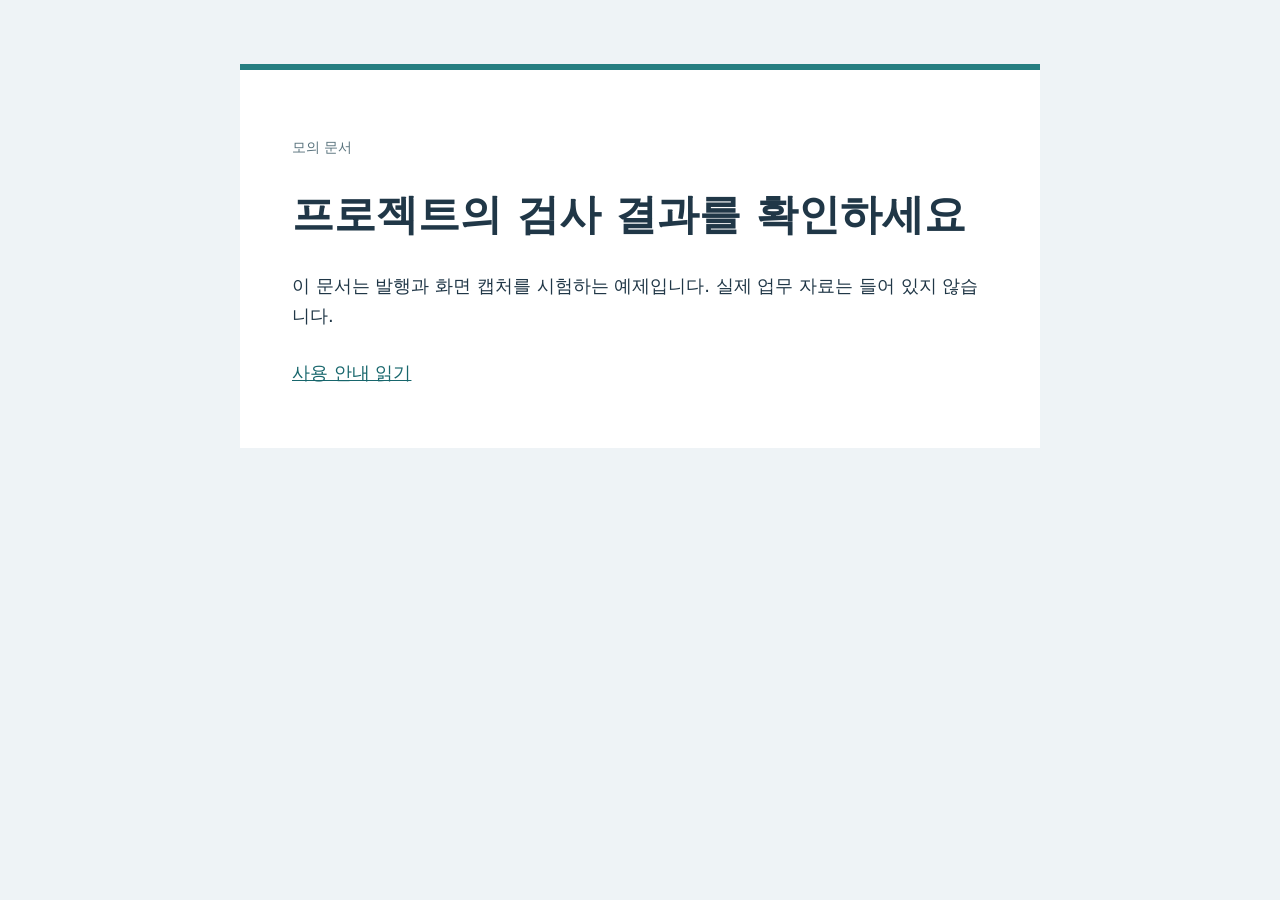
<file: examples/site/index.html>
<!doctype html>
<html lang="ko">
<meta charset="utf-8">
<meta name="viewport" content="width=device-width, initial-scale=1">
<link rel="stylesheet" href="style.css">
<title>도구 사용 예제</title>
<main>
<p class="label">모의 문서</p>
<h1>프로젝트의 검사 결과를 확인하세요</h1>
<p>이 문서는 발행과 화면 캡처를 시험하는 예제입니다. 실제 업무 자료는 들어 있지 않습니다.</p>
<a href="guide.html#start">사용 안내 읽기</a>
</main>
</html>
</file>
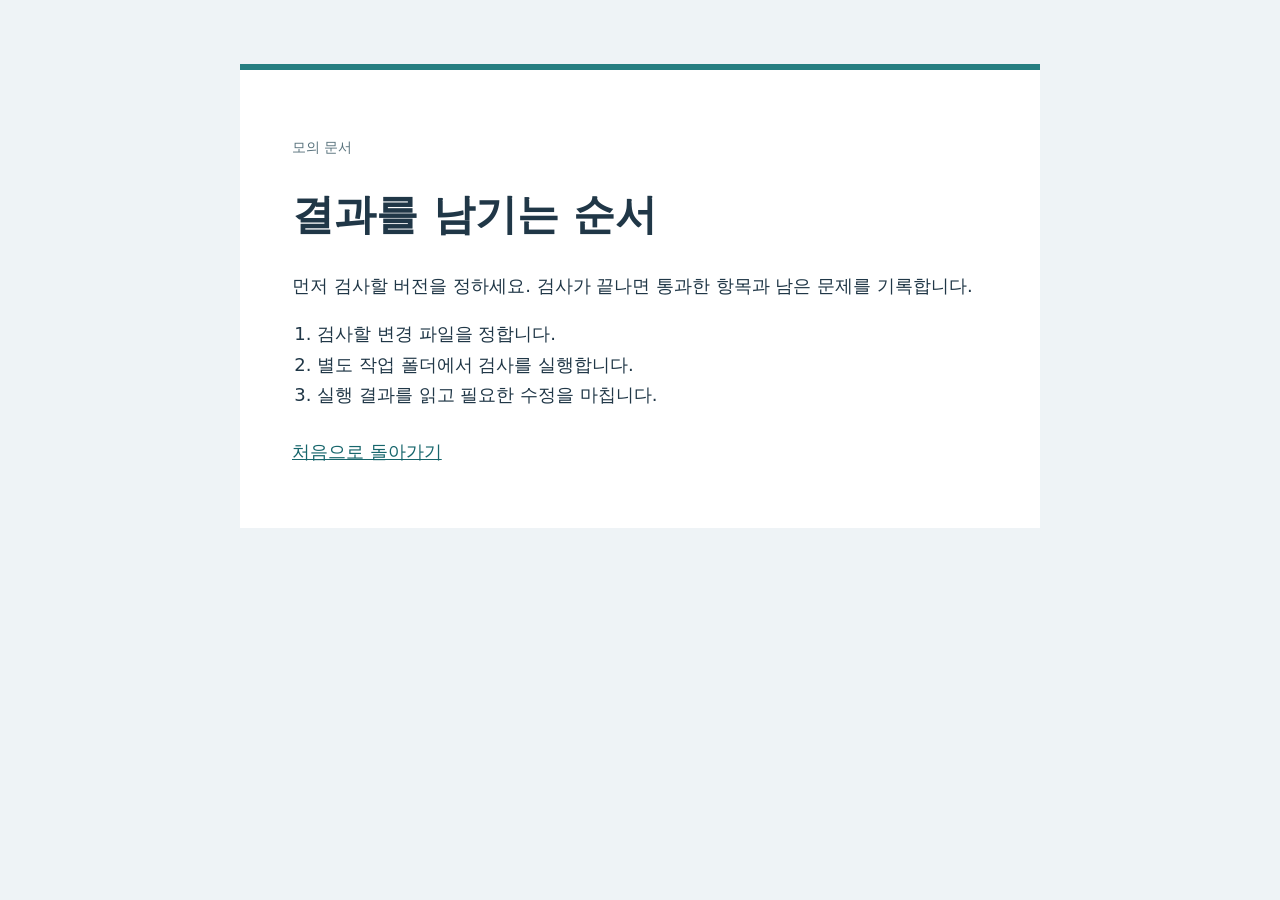
<file: examples/site/guide.html>
<!doctype html>
<html lang="ko">
<meta charset="utf-8">
<meta name="viewport" content="width=device-width, initial-scale=1">
<link rel="stylesheet" href="style.css">
<title>사용 안내</title>
<main>
<p class="label">모의 문서</p>
<h1 id="start">결과를 남기는 순서</h1>
<p>먼저 검사할 버전을 정하세요. 검사가 끝나면 통과한 항목과 남은 문제를 기록합니다.</p>
<ol><li>검사할 변경 파일을 정합니다.</li><li>별도 작업 폴더에서 검사를 실행합니다.</li><li>실행 결과를 읽고 필요한 수정을 마칩니다.</li></ol>
<a href="index.html">처음으로 돌아가기</a>
</main>
</html>
</file>
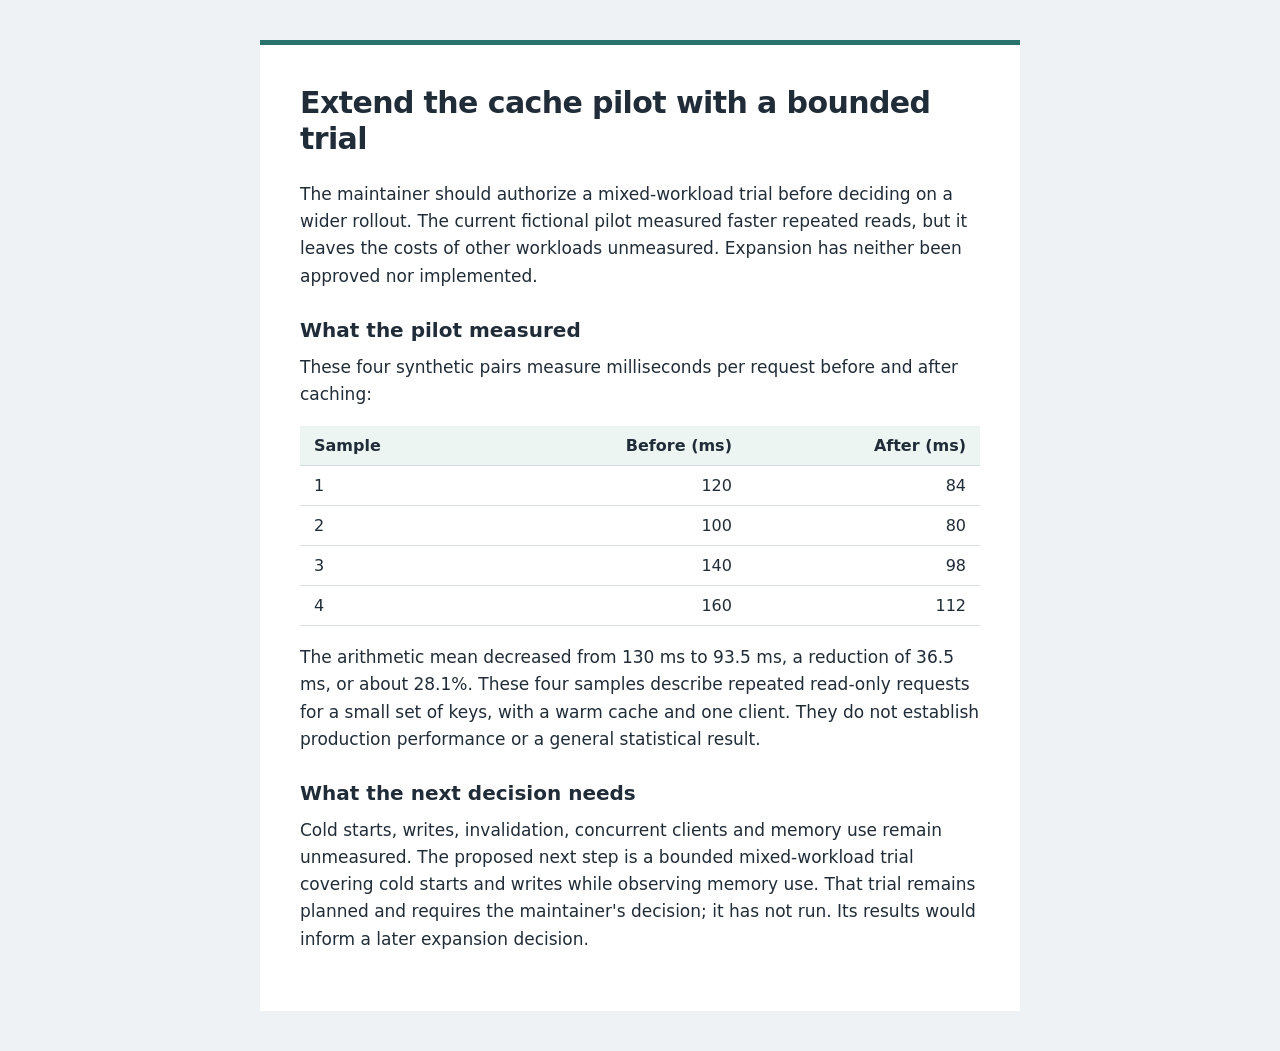
<file: examples/document-evidence/evidence/preview.html>
<!doctype html><html lang="en"><head><meta charset="utf-8"><meta name="viewport" content="width=device-width, initial-scale=1"><meta http-equiv="Content-Security-Policy" content="default-src 'none'; style-src 'unsafe-inline'; font-src 'none'"><title>Cache pilot decision</title><style>:root { color-scheme: light; font-family: system-ui, sans-serif; color: #202c38; background: #eef2f5; }
body { margin: 0; padding: 40px 24px; }
article { box-sizing: border-box; max-width: 760px; margin: auto; padding: 40px; background: white; border-top: 5px solid #28736c; }
h1 { margin: 0 0 24px; font-size: 30px; line-height: 1.2; letter-spacing: -0.02em; }
h2 { margin: 28px 0 12px; font-size: 20px; }
p { font-size: 17px; line-height: 1.6; margin: 0 0 18px; }
table { border-collapse: collapse; width: 100%; margin: 18px 0; font-variant-numeric: tabular-nums; }
th, td { padding: 10px 14px; text-align: right; border-bottom: 1px solid #d5dde3; }
th:first-child, td:first-child { text-align: left; }
th { background: #edf5f3; }
@media (max-width: 500px) { body { padding: 20px 12px; } article { padding: 24px 20px; } h1 { font-size: 26px; } th, td { padding: 9px 8px; } }
</style></head><body><article><h1>Extend the cache pilot with a bounded trial</h1>
<p>The maintainer should authorize a mixed-workload trial before deciding on a wider rollout. The current fictional pilot measured faster repeated reads, but it leaves the costs of other workloads unmeasured. Expansion has neither been approved nor implemented.</p>
<h2>What the pilot measured</h2>
<p>These four synthetic pairs measure milliseconds per request before and after caching:</p>
<table><tr><th>Sample</th><th>Before (ms)</th><th>After (ms)</th></tr><tr><td>1</td><td>120</td><td>84</td></tr><tr><td>2</td><td>100</td><td>80</td></tr><tr><td>3</td><td>140</td><td>98</td></tr><tr><td>4</td><td>160</td><td>112</td></tr></table>
<p>The arithmetic mean decreased from 130 ms to 93.5 ms, a reduction of 36.5 ms, or about 28.1%. These four samples describe repeated read-only requests for a small set of keys, with a warm cache and one client. They do not establish production performance or a general statistical result.</p>
<h2>What the next decision needs</h2>
<p>Cold starts, writes, invalidation, concurrent clients and memory use remain unmeasured. The proposed next step is a bounded mixed-workload trial covering cold starts and writes while observing memory use. That trial remains planned and requires the maintainer&#x27;s decision; it has not run. Its results would inform a later expansion decision.</p></article></body></html>
</file>
<file: examples/site/style.css>
* { box-sizing: border-box; }
body { margin: 0; padding: 24px; background: #eef3f6; color: #203747; font: 18px/1.7 system-ui, sans-serif; }
main { max-width: 800px; margin: 40px auto; padding: clamp(20px, 5vw, 52px); background: white; border-top: 6px solid #267e81; }
h1 { font-size: clamp(28px, 5vw, 42px); line-height: 1.3; word-break: keep-all; overflow-wrap: anywhere; }
a { display: inline-block; color: #17666c; padding: 8px 0; }
.label { color: #58727c; font-size: 14px; }
ol { padding-left: 1.4em; }
</file>
